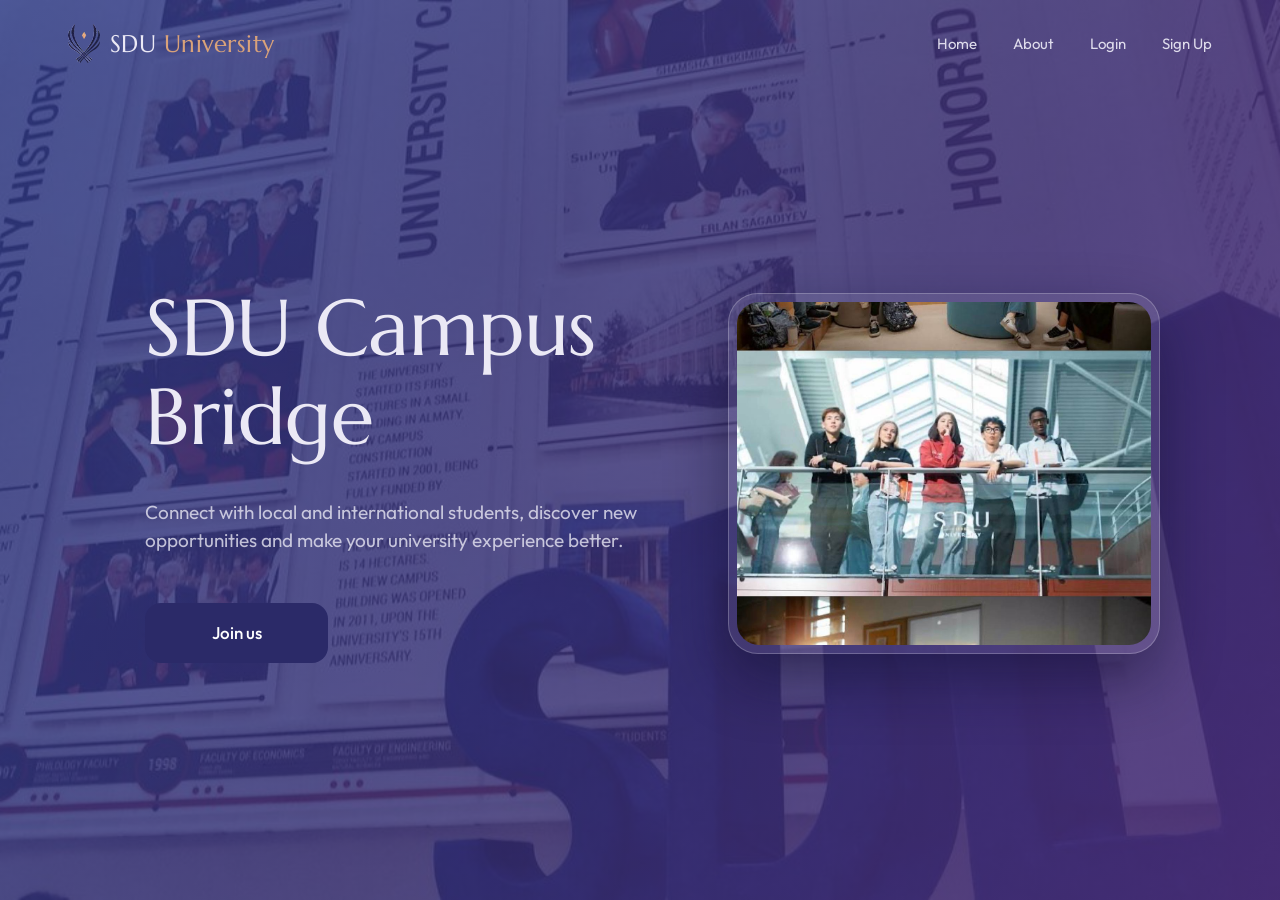
<file: frontend/index.html>
<!DOCTYPE html>
<html lang="en">
<head>
  <meta charset="UTF-8">
  <meta name="viewport" content="width=device-width, initial-scale=1">
  <title>SDU Campus Bridge</title>
  <meta name="description" content="Connect with local and international students, discover new opportunities and make your university experience better.">

  <link rel="preconnect" href="https://fonts.googleapis.com">
  <link rel="preconnect" href="https://fonts.gstatic.com" crossorigin>
  <link href="https://fonts.googleapis.com/css2?family=Marcellus&family=Outfit:wght@400;500;600&display=swap" rel="stylesheet">

  <link rel="stylesheet" href="css/style.css">
</head>
<body>

  <header class="navbar">
    <a href="index.html" class="logo" aria-label="SDU University, home">
      <img src="assets/sdu_logo.webp" alt="" class="logo__img">
      <span class="logo__text">SDU <span class="logo__accent">University</span></span>
    </a>

    <nav class="nav" aria-label="Main navigation">
      <a href="index.html" class="nav__link">Home</a>
      <a href="#about" class="nav__link">About</a>
      <a href="login.html" class="nav__link">Login</a>
      <a href="register.html" class="nav__link">Sign Up</a>
    </nav>
  </header>

  <main class="hero">
    <div class="hero__content">
      <h1 class="hero__title">SDU Campus Bridge</h1>
      <p class="hero__text">
        Connect with local and international students, discover new opportunities
        and make your university experience better.
      </p>
      <a href="register.html" class="btn">Join us</a>
    </div>

    <figure class="hero__photo">
      <img src="assets/students.jpg" alt="International and local SDU students standing together on a balcony">
    </figure>
  </main>

</body>
</html>
</file>
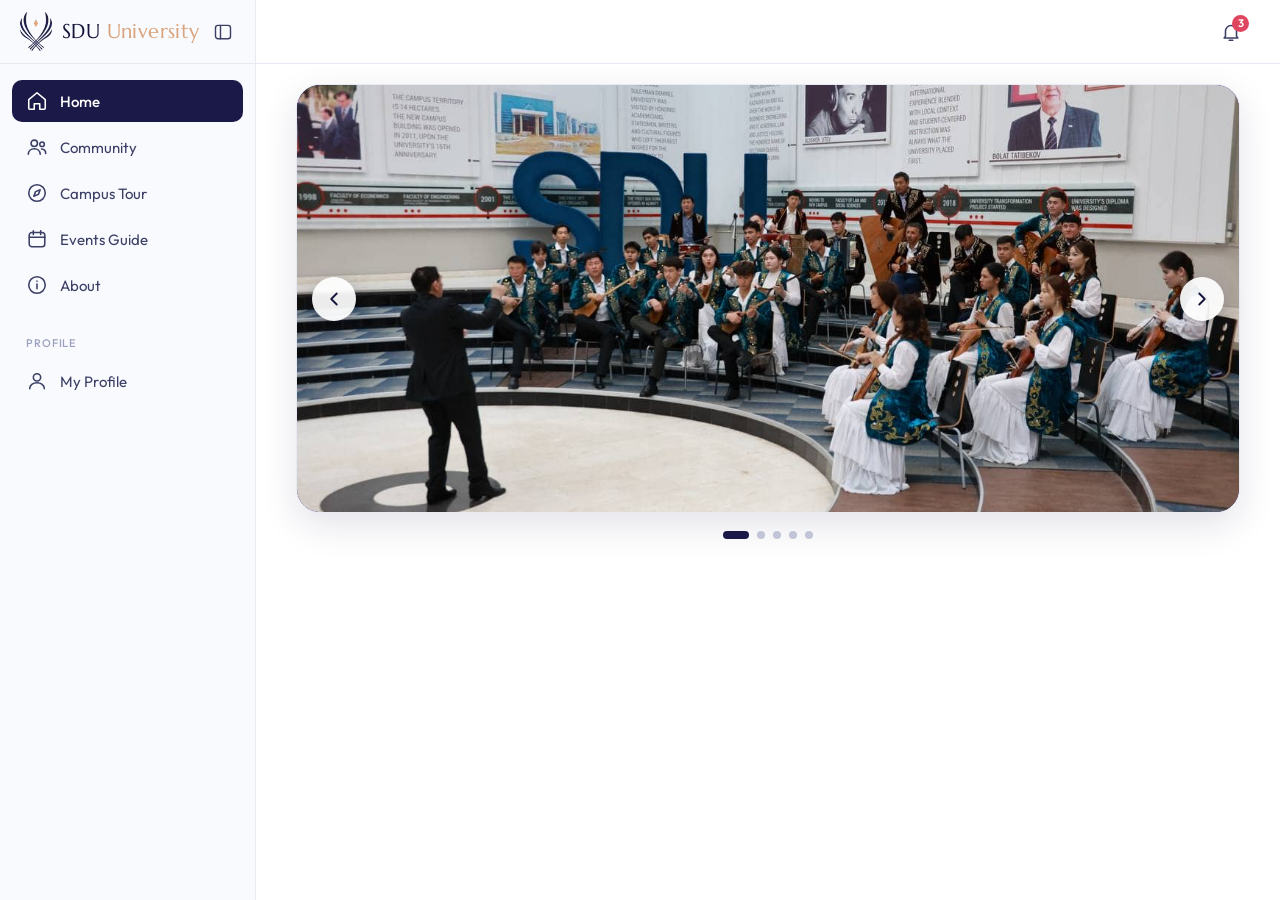
<file: frontend/dashboard.html>
<!DOCTYPE html>
<html lang="en">
<head>
  <meta charset="UTF-8">
  <meta name="viewport" content="width=device-width, initial-scale=1">
  <title>Dashboard | Campus Bridge</title>

  <link rel="preconnect" href="https://fonts.googleapis.com">
  <link rel="preconnect" href="https://fonts.gstatic.com" crossorigin>
  <link href="https://fonts.googleapis.com/css2?family=Marcellus&family=Outfit:wght@400;500;600&display=swap" rel="stylesheet">

  <link rel="stylesheet" href="css/dashboard.css">
</head>
<body class="dashboard-page">

  <!-- ================= Top header ================= -->
  <header class="dashboard-header">
    <!-- Mobile only: opens the sidebar drawer and shows the logo mark -->
    <div class="dashboard-header__left">
      <button type="button" class="dashboard-icon-button" data-sidebar-toggle aria-controls="dashboard-sidebar" aria-expanded="false" aria-label="Open sidebar">
        <svg viewBox="0 0 24 24" width="20" height="20" fill="none" stroke="currentColor" stroke-width="1.7" stroke-linecap="round" stroke-linejoin="round" aria-hidden="true"><rect x="3" y="4" width="18" height="16" rx="3"/><path d="M9 4v16"/></svg>
      </button>
      <a href="dashboard.html" class="dashboard-logo" aria-label="SDU University, dashboard">
        <img src="assets/sdu_logo.webp" alt="" width="32" height="39">
      </a>
    </div>

    <div class="dashboard-notifications">
      <button type="button" class="dashboard-icon-button" data-notification-toggle aria-expanded="false" aria-controls="notification-panel" aria-label="Notifications, 3 new">
        <svg viewBox="0 0 24 24" width="22" height="22" fill="none" stroke="currentColor" stroke-width="1.7" stroke-linecap="round" stroke-linejoin="round" aria-hidden="true"><path d="M6 16.5V11a6 6 0 0 1 12 0v5.5l1.5 2h-15z"/><path d="M10 21h4"/></svg>
        <span class="dashboard-notifications__badge" data-notification-badge aria-hidden="true">3</span>
      </button>

      <!-- Sample notifications (frontend only, not connected to the backend) -->
      <div class="dashboard-notifications__panel" id="notification-panel" data-notification-panel hidden>
        <h2 class="dashboard-notifications__title">Notifications</h2>
        <ul class="dashboard-notifications__list">
          <li class="dashboard-notifications__item">
            <strong>Welcome to Campus Bridge!</strong>
            <span>Your account is ready.</span>
          </li>
          <li class="dashboard-notifications__item">
            <strong>Complete your profile</strong>
            <span>Add your interests to meet students like you.</span>
          </li>
          <li class="dashboard-notifications__item">
            <strong>More features are coming soon</strong>
            <span>We are still building Campus Bridge.</span>
          </li>
        </ul>
      </div>
    </div>
  </header>

  <!-- Dark layer behind the sidebar on mobile -->
  <div class="dashboard-backdrop" data-sidebar-backdrop></div>

  <!-- ================= Left sidebar ================= -->
  <aside class="dashboard-sidebar" id="dashboard-sidebar">
    <div class="dashboard-sidebar__top">
      <a href="dashboard.html" class="dashboard-logo" aria-label="SDU University, dashboard">
        <img src="assets/sdu_logo.webp" alt="" width="32" height="39">
        <span class="dashboard-logo__text">SDU <span class="dashboard-logo__accent">University</span></span>
      </a>
      <button type="button" class="dashboard-icon-button dashboard-icon-button--small" data-sidebar-toggle aria-controls="dashboard-sidebar" aria-expanded="true" aria-label="Collapse sidebar">
        <svg viewBox="0 0 24 24" width="20" height="20" fill="none" stroke="currentColor" stroke-width="1.7" stroke-linecap="round" stroke-linejoin="round" aria-hidden="true"><rect x="3" y="4" width="18" height="16" rx="3"/><path d="M9 4v16"/></svg>
      </button>
    </div>

    <div class="dashboard-sidebar__body">
    <nav aria-label="Main navigation">
      <ul class="dashboard-sidebar__list">
        <li>
          <a href="dashboard.html" class="dashboard-sidebar__link is-active" aria-current="page" title="Home">
            <svg viewBox="0 0 24 24" width="22" height="22" fill="none" stroke="currentColor" stroke-width="1.7" stroke-linecap="round" stroke-linejoin="round" aria-hidden="true"><path d="M3 10.5 12 3l9 7.5V20a1 1 0 0 1-1 1h-5v-6H9v6H4a1 1 0 0 1-1-1z"/></svg>
            <span class="dashboard-sidebar__label">Home</span>
          </a>
        </li>
        <li>
          <a href="#community" class="dashboard-sidebar__link" title="Community">
            <svg viewBox="0 0 24 24" width="22" height="22" fill="none" stroke="currentColor" stroke-width="1.7" stroke-linecap="round" stroke-linejoin="round" aria-hidden="true"><circle cx="9" cy="8" r="3.5"/><path d="M2.5 20c0-3.6 2.9-6 6.5-6s6.5 2.4 6.5 6"/><circle cx="17.5" cy="9" r="2.5"/><path d="M17 14.2c2.7.2 4.5 2 4.5 4.8"/></svg>
            <span class="dashboard-sidebar__label">Community</span>
          </a>
        </li>
        <li>
          <a href="#campus-tour" class="dashboard-sidebar__link" title="Campus Tour">
            <svg viewBox="0 0 24 24" width="22" height="22" fill="none" stroke="currentColor" stroke-width="1.7" stroke-linecap="round" stroke-linejoin="round" aria-hidden="true"><circle cx="12" cy="12" r="9"/><path d="m15.5 8.5-2 5-5 2 2-5z"/></svg>
            <span class="dashboard-sidebar__label">Campus Tour</span>
          </a>
        </li>
        <li>
          <a href="#events-guide" class="dashboard-sidebar__link" title="Events Guide">
            <svg viewBox="0 0 24 24" width="22" height="22" fill="none" stroke="currentColor" stroke-width="1.7" stroke-linecap="round" stroke-linejoin="round" aria-hidden="true"><rect x="3.5" y="5" width="17" height="15.5" rx="3"/><path d="M8 3v4M16 3v4M3.5 10h17"/></svg>
            <span class="dashboard-sidebar__label">Events Guide</span>
          </a>
        </li>
        <li>
          <a href="#about" class="dashboard-sidebar__link" title="About">
            <svg viewBox="0 0 24 24" width="22" height="22" fill="none" stroke="currentColor" stroke-width="1.7" stroke-linecap="round" stroke-linejoin="round" aria-hidden="true"><circle cx="12" cy="12" r="9"/><path d="M12 11v5M12 7.8v.2"/></svg>
            <span class="dashboard-sidebar__label">About</span>
          </a>
        </li>
      </ul>
    </nav>

    <p class="dashboard-sidebar__heading">Profile</p>

    <ul class="dashboard-sidebar__list">
      <li>
        <a href="#profile" class="dashboard-sidebar__link" title="My Profile">
          <svg viewBox="0 0 24 24" width="22" height="22" fill="none" stroke="currentColor" stroke-width="1.7" stroke-linecap="round" stroke-linejoin="round" aria-hidden="true"><circle cx="12" cy="8" r="4"/><path d="M4 20.5c0-4 3.6-6.5 8-6.5s8 2.5 8 6.5"/></svg>
          <span class="dashboard-sidebar__label">My Profile</span>
        </a>
      </li>
    </ul>
    </div>
  </aside>

  <main class="dashboard-main">
    <h1 class="dashboard-visually-hidden">Student Dashboard</h1>
    <section class="event-carousel" data-carousel role="region" aria-roledescription="carousel" aria-label="Campus events">
      <div class="event-carousel__stage">
      <ul class="event-carousel__track">
        <li class="event-carousel__slide is-active" data-carousel-slide>
          <img src="assets/sdu_photos/sdu_dashPhoto1.jpg" alt="SDU University event, photo 1">
        </li>
        <li class="event-carousel__slide" data-carousel-slide aria-hidden="true">
          <img src="assets/sdu_photos/sdu_dashPhoto2.jpg" alt="SDU University event, photo 2">
        </li>
        <li class="event-carousel__slide" data-carousel-slide aria-hidden="true">
          <img src="assets/sdu_photos/sdu_dashPhoto3.jpg" alt="SDU University event, photo 3">
        </li>
        <li class="event-carousel__slide" data-carousel-slide aria-hidden="true">
          <img src="assets/sdu_photos/sdu_dashPhoto4.avif" alt="SDU University event, photo 4">
        </li>
        <li class="event-carousel__slide" data-carousel-slide aria-hidden="true">
          <img src="assets/sdu_photos/sdu_dashPhoto5.avif" alt="SDU University event, photo 5">
        </li>
      </ul>

      <button type="button" class="event-carousel__arrow event-carousel__arrow--prev" data-carousel-prev aria-label="Previous photo">
        <svg viewBox="0 0 24 24" width="22" height="22" fill="none" stroke="currentColor" stroke-width="2" stroke-linecap="round" stroke-linejoin="round" aria-hidden="true"><path d="m15 6-6 6 6 6"/></svg>
      </button>
      <button type="button" class="event-carousel__arrow event-carousel__arrow--next" data-carousel-next aria-label="Next photo">
        <svg viewBox="0 0 24 24" width="22" height="22" fill="none" stroke="currentColor" stroke-width="2" stroke-linecap="round" stroke-linejoin="round" aria-hidden="true"><path d="m9 6 6 6-6 6"/></svg>
      </button>

      </div>

      <div class="event-carousel__dots" data-carousel-dots></div>
    </section>
  </main>

  <script src="js/dashboard.js"></script>
</body>
</html>
</file>
<file: frontend/css/style.css>
:root {
  --navy: #2d3a8c;
  --purple: #4b2e7a;
  --deep: #20224f;
  --text: #ebe9f5;
  --text-soft: rgba(235, 233, 245, 0.78);
  --gold: #d9a27a;           
  --button: #2b2a68;
  --glass-border: rgba(255, 255, 255, 0.22);

  --font-heading: "Marcellus", "Cormorant Garamond", Georgia, serif;
  --font-body: "Outfit", "Poppins", "Segoe UI", Arial, sans-serif;
}

* {
  box-sizing: border-box;
  margin: 0;
  padding: 0;
}

html {
  scroll-behavior: smooth;
}

body {
  font-family: var(--font-body);
  color: var(--text);
  background: var(--deep);
  min-height: 100vh;
  -webkit-font-smoothing: antialiased;
}

a {
  color: inherit;
  text-decoration: none;
}

a:focus-visible {
  outline: 2px solid var(--text);
  outline-offset: 4px;
  border-radius: 8px;
}


body {
  background:
    linear-gradient(115deg, rgba(45, 58, 140, 0.8) 0%, rgba(58, 48, 120, 0.8) 55%, rgba(75, 46, 122, 0.89) 100%),
    url("../assets/sduphone.jpg") center / cover no-repeat fixed,
    linear-gradient(115deg, var(--navy), var(--purple));
}

.navbar {
  display: flex;
  align-items: center;
  justify-content: space-between;
  padding: 24px 68px;
}

.logo {
  display: flex;
  align-items: center;
  gap: 10px;
}

.logo__img {
  width: 32px;
  height: 39px;
  display: block;
}

.logo__text {
  font-family: var(--font-heading);
  font-size: 24px;
  letter-spacing: 0.02em;
  color: var(--text);
}

.logo__accent {
  color: var(--gold);
}

.nav {
  display: flex;
  align-items: center;
  gap: 36px;
}

.nav__link {
  font-size: 15px;
  font-weight: 400;
  color: var(--text);
  opacity: 0.92;
  transition: opacity 0.2s;
}

.nav__link:hover {
  opacity: 1;
}

.hero {
  display: flex;
  align-items: center;
  justify-content: space-between;
  gap: 60px;
  min-height: calc(100vh - 87px);
  padding: 20px 120px 60px 145px;
}

.hero__content {
  flex: 1 1 55%;
  max-width: 640px;
}

.hero__title {
  font-family: var(--font-heading);
  font-weight: 400;
  font-size: clamp(48px, 6.2vw, 80px);
  line-height: 1.12;
  letter-spacing: -0.005em;
  color: var(--text);
  margin-bottom: 36px;
}

.hero__text {
  font-size: 19px;
  line-height: 1.5;
  color: var(--text-soft);
  max-width: 540px;
  margin-bottom: 48px;
}

.btn {
  display: inline-flex;
  align-items: center;
  justify-content: center;
  width: 183px;
  height: 60px;
  background: var(--button);
  color: #fff;
  font-family: var(--font-body);
  font-size: 17px;
  font-weight: 500;
  border-radius: 16px;
  transition: background 0.2s;
}

.btn:hover {
  background: #36358a;
}

.hero__photo {
  flex: 0 1 460px;
  aspect-ratio: 6 / 5;
  border-radius: 30px;
  overflow: hidden;
  border: 1px solid var(--glass-border);
  box-shadow: 0 25px 60px rgba(10, 10, 40, 0.45);
  background: rgba(255, 255, 255, 0.08);
  padding: 8px;            
}

.hero__photo img {
  display: block;
  width: 100%;
  height: 100%;
  object-fit: cover;
  object-position: center;
  border-radius: 22px;
}


@media (max-width: 1024px) {
  .navbar {
    padding: 22px 40px;
  }

  .hero {
    padding: 20px 40px 60px;
    gap: 40px;
  }

  .hero__text {
    font-size: 17px;
  }
}

@media (max-width: 820px) {
  .hero {
    flex-direction: column;
    align-items: flex-start;
    justify-content: flex-start;
    min-height: auto;
    padding-top: 30px;
  }

  .hero__content {
    max-width: 100%;
  }

  .hero__photo {
    flex: none;
    width: 100%;
    max-width: 560px;
  }
}

@media (max-width: 560px) {
  .navbar {
    padding: 18px 20px;
    flex-wrap: wrap;
    gap: 14px;
  }

  .logo__text {
    font-size: 20px;
  }

  .nav {
    gap: 20px;
  }

  .nav__link {
    font-size: 14px;
  }

  .hero {
    padding: 24px 20px 48px;
  }

  .hero__title {
    margin-bottom: 24px;
  }

  .hero__text {
    font-size: 16px;
    margin-bottom: 32px;
  }

  .btn {
    width: 160px;
    height: 54px;
    font-size: 16px;
  }

  .hero__photo {
    border-radius: 24px;
    padding: 6px;
  }

  .hero__photo img {
    border-radius: 18px;
  }
}

@media (prefers-reduced-motion: reduce) {
  html { scroll-behavior: auto; }
  * { transition: none !important; }
}
</file>
<file: frontend/css/dashboard.css>
/* ==========================================================
   Campus Bridge - Student Dashboard (dashboard.html)
   Used only by dashboard.html. All classes start with
   dashboard- or event-carousel so nothing else is affected.
   ========================================================== */

:root {
  --font-heading: "Marcellus", "Cormorant Garamond", Georgia, serif;
  --font-body: "Outfit", "Poppins", "Segoe UI", Arial, sans-serif;
}

* {
  box-sizing: border-box;
  margin: 0;
  padding: 0;
}

a {
  color: inherit;
  text-decoration: none;
}

button {
  font-family: inherit;
}

ul {
  list-style: none;
}

/* ---------- Page and sizes ---------- */
.dashboard-page {
  --navy: #1a1947;
  --ink: #14143a;
  --muted: #6b7192;
  --border: #e7e9f3;
  --page-bg: #ffffff;
  --sidebar-bg: #f9fafd;
  --hover: #eef0f8;
  --gold: #d9a27a;

  --header-h: 64px;
  --sidebar-w: 256px;

  font-family: var(--font-body);
  color: var(--ink);
  background: var(--page-bg);
  min-height: 100vh;
  -webkit-font-smoothing: antialiased;
}

/* Collapsed sidebar (desktop): icons only */
.dashboard-page.sidebar-collapsed {
  --sidebar-w: 96px;
}

.dashboard-page :focus-visible {
  outline: 2px solid #3b3f9a;
  outline-offset: 2px;
}

.dashboard-visually-hidden {
  position: absolute;
  width: 1px;
  height: 1px;
  overflow: hidden;
  clip: rect(0 0 0 0);
  white-space: nowrap;
}

/* ---------- Header (sits to the right of the sidebar) ---------- */
.dashboard-header {
  position: fixed;
  top: 0;
  left: var(--sidebar-w);
  right: 0;
  z-index: 40;
  height: var(--header-h);
  display: flex;
  align-items: center;
  justify-content: flex-end;
  padding: 0 28px;
  background: #fff;
  border-bottom: 1px solid var(--border);
  transition: left 0.3s ease;
}

/* The menu button + logo in the header are for mobile only */
.dashboard-header__left {
  display: none;
  align-items: center;
  gap: 12px;
  margin-right: auto;
}

.dashboard-logo {
  display: flex;
  align-items: center;
  gap: 10px;
}

.dashboard-logo img {
  display: block;
  flex: none;
}

.dashboard-logo__text {
  font-family: var(--font-heading);
  font-size: 20px;
  letter-spacing: 0.02em;
  white-space: nowrap;
  color: var(--ink);
}

.dashboard-logo__accent {
  color: var(--gold);
}

.dashboard-icon-button {
  position: relative;
  flex: none;
  width: 42px;
  height: 42px;
  display: flex;
  align-items: center;
  justify-content: center;
  color: #3b3f66;
  background: transparent;
  border: 0;
  border-radius: 12px;
  cursor: pointer;
  transition: background 0.2s;
}

.dashboard-icon-button:hover {
  background: var(--hover);
}

.dashboard-icon-button--small {
  width: 36px;
  height: 36px;
}

/* ---------- Notifications ---------- */
.dashboard-notifications {
  position: relative;
}

.dashboard-notifications__badge {
  position: absolute;
  top: 4px;
  right: 3px;
  min-width: 17px;
  height: 17px;
  padding: 0 4px;
  display: flex;
  align-items: center;
  justify-content: center;
  font-size: 11px;
  font-weight: 600;
  line-height: 1;
  color: #fff;
  background: #e0455f;
  border-radius: 999px;
}

.dashboard-notifications__badge.is-hidden {
  display: none;
}

.dashboard-notifications__panel {
  position: absolute;
  top: calc(100% + 10px);
  right: 0;
  width: 320px;
  max-width: calc(100vw - 32px);
  padding: 18px 8px 8px;
  background: #fff;
  border: 1px solid var(--border);
  border-radius: 20px;
  box-shadow: 0 20px 50px rgba(20, 20, 58, 0.14);
}

.dashboard-notifications__panel[hidden] {
  display: none;
}

.dashboard-notifications__title {
  padding: 0 12px 10px;
  font-family: var(--font-heading);
  font-weight: 400;
  font-size: 20px;
}

.dashboard-notifications__item {
  display: flex;
  flex-direction: column;
  gap: 2px;
  padding: 12px;
  border-radius: 14px;
  font-size: 14px;
  color: var(--muted);
}

.dashboard-notifications__item:hover {
  background: var(--sidebar-bg);
}

.dashboard-notifications__item strong {
  font-weight: 500;
  color: var(--ink);
}

/* ---------- Sidebar ---------- */
.dashboard-sidebar {
  position: fixed;
  top: 0;
  bottom: 0;
  left: 0;
  z-index: 50;
  width: var(--sidebar-w);
  display: flex;
  flex-direction: column;
  overflow: hidden;
  background: var(--sidebar-bg);
  border-right: 1px solid var(--border);
  transition: width 0.3s ease, transform 0.3s ease;
}

/* Logo + collapse button, same height as the header */
.dashboard-sidebar__top {
  flex: none;
  height: var(--header-h);
  display: flex;
  align-items: center;
  justify-content: space-between;
  padding: 0 14px 0 20px;
  border-bottom: 1px solid var(--border);
}

.dashboard-sidebar__body {
  flex: 1;
  overflow-x: hidden;
  overflow-y: auto;
  padding: 16px 12px;
}

.dashboard-sidebar__list {
  display: flex;
  flex-direction: column;
  gap: 4px;
}

.dashboard-sidebar__link {
  display: flex;
  align-items: center;
  gap: 12px;
  height: 42px;
  padding: 0 14px;
  font-size: 15px;
  font-weight: 400;
  color: #3b3f66;
  border-radius: 10px;
  white-space: nowrap;
  transition: background 0.2s, color 0.2s;
}

.dashboard-sidebar__link svg {
  flex: none;
}

.dashboard-sidebar__link:hover {
  background: var(--hover);
  color: var(--ink);
}

.dashboard-sidebar__link.is-active,
.dashboard-sidebar__link.is-active:hover {
  background: var(--navy);
  color: #fff;
  font-weight: 500;
}

.dashboard-sidebar__label {
  overflow: hidden;
  transition: opacity 0.2s ease;
}

.dashboard-sidebar__heading {
  margin: 30px 0 10px;
  padding: 0 14px;
  font-size: 11px;
  font-weight: 500;
  letter-spacing: 0.08em;
  text-transform: uppercase;
  color: #9aa0bd;
  white-space: nowrap;
}

/* ----- Collapsed state ----- */
.sidebar-collapsed .dashboard-sidebar__top {
  justify-content: center;
  gap: 4px;
  padding: 0 8px;
}

.sidebar-collapsed .dashboard-logo__text {
  display: none;
}

.sidebar-collapsed .dashboard-sidebar__label {
  opacity: 0;
  width: 0;
}

.sidebar-collapsed .dashboard-sidebar__link {
  justify-content: center;
  gap: 0;
  padding: 0;
}

.sidebar-collapsed .dashboard-sidebar__heading {
  height: 0;
  margin: 18px 8px;
  padding: 0;
  overflow: hidden;
  font-size: 0;
  border-top: 1px solid var(--border);
}

/* ---------- Main content ---------- */
.dashboard-main {
  margin-left: var(--sidebar-w);
  padding: calc(var(--header-h) + 20px) 40px 40px;
  transition: margin-left 0.3s ease;
}

/* ---------- Event carousel ---------- */
.event-carousel {
  width: 100%;
  max-width: 1240px;
  margin: 0 auto;
}

.event-carousel__stage {
  position: relative;
}

.event-carousel__track {
  position: relative;
  aspect-ratio: 2.2 / 1;
  overflow: hidden;
  border-radius: 24px;
  background: linear-gradient(135deg, #2d3a8c, #4b2e7a);   /* shown until a photo loads */
  border: 1px solid var(--border);
  box-shadow: 0 12px 36px rgba(26, 25, 71, 0.12);
}

.event-carousel__slide {
  position: absolute;
  inset: 0;
  opacity: 0;
  visibility: hidden;
  transition: opacity 0.8s ease, visibility 0.8s;
}

.event-carousel__slide.is-active {
  opacity: 1;
  visibility: visible;
}

.event-carousel__slide img {
  display: block;
  width: 100%;
  height: 100%;
  object-fit: cover;     /* fills the frame without stretching the photo */
}

/* Added by dashboard.js if a photo file is missing */
.event-carousel__slide.is-missing img {
  display: none;
}

.event-carousel__arrow {
  position: absolute;
  top: 50%;
  width: 44px;
  height: 44px;
  display: flex;
  align-items: center;
  justify-content: center;
  transform: translateY(-50%);
  color: var(--ink);
  background: rgba(255, 255, 255, 0.92);
  border: 0;
  border-radius: 50%;
  box-shadow: 0 6px 20px rgba(10, 10, 40, 0.22);
  cursor: pointer;
  transition: background 0.2s;
}

.event-carousel__arrow:hover {
  background: #fff;
}

.event-carousel__arrow--prev {
  left: 16px;
}

.event-carousel__arrow--next {
  right: 16px;
}

.event-carousel__dots {
  display: flex;
  justify-content: center;
  gap: 8px;
  margin-top: 18px;
}

.event-carousel__dot {
  width: 8px;
  height: 8px;
  padding: 0;
  background: #c9ccdf;
  border: 0;
  border-radius: 999px;
  cursor: pointer;
  transition: width 0.3s ease, background 0.3s ease;
}

.event-carousel__dot.is-active {
  width: 26px;
  background: var(--navy);
}

/* ---------- Tablet / mobile ---------- */
@media (max-width: 820px) {
  .dashboard-header {
    left: 0;
    padding: 0 12px;
  }

  .dashboard-header__left {
    display: flex;
  }

  /* Sidebar becomes a drawer that slides in over the page */
  .dashboard-sidebar {
    width: 264px;
    transform: translateX(-100%);
  }

  .sidebar-open .dashboard-sidebar {
    transform: translateX(0);
    box-shadow: 0 20px 50px rgba(20, 20, 58, 0.25);
  }

  .dashboard-main {
    margin-left: 0;
    padding: calc(var(--header-h) + 16px) 16px 32px;
  }

  .dashboard-backdrop {
    position: fixed;
    inset: 0;
    z-index: 45;
    background: rgba(13, 26, 69, 0.4);
    opacity: 0;
    visibility: hidden;
    transition: opacity 0.3s ease, visibility 0.3s;
  }

  .sidebar-open .dashboard-backdrop {
    opacity: 1;
    visibility: visible;
  }

  /* The drawer always shows the full menu, even if it was collapsed on desktop */
  .sidebar-collapsed .dashboard-sidebar__top {
    justify-content: space-between;
    gap: 0;
    padding: 0 14px 0 20px;
  }

  .sidebar-collapsed .dashboard-logo__text {
    display: block;
  }

  .sidebar-collapsed .dashboard-sidebar__label {
    opacity: 1;
    width: auto;
  }

  .sidebar-collapsed .dashboard-sidebar__link {
    justify-content: flex-start;
    gap: 12px;
    padding: 0 14px;
  }

  .sidebar-collapsed .dashboard-sidebar__heading {
    height: auto;
    margin: 30px 0 10px;
    padding: 0 14px;
    font-size: 11px;
    border-top: 0;
  }

  .event-carousel__track {
    aspect-ratio: 4 / 3;
    border-radius: 20px;
  }

  .event-carousel__arrow {
    width: 40px;
    height: 40px;
  }

  .event-carousel__arrow--prev {
    left: 10px;
  }

  .event-carousel__arrow--next {
    right: 10px;
  }
}

@media (prefers-reduced-motion: reduce) {
  .dashboard-sidebar,
  .dashboard-header,
  .dashboard-main,
  .event-carousel__slide,
  .event-carousel__dot,
  .dashboard-backdrop {
    transition: none;
  }
}
</file>
